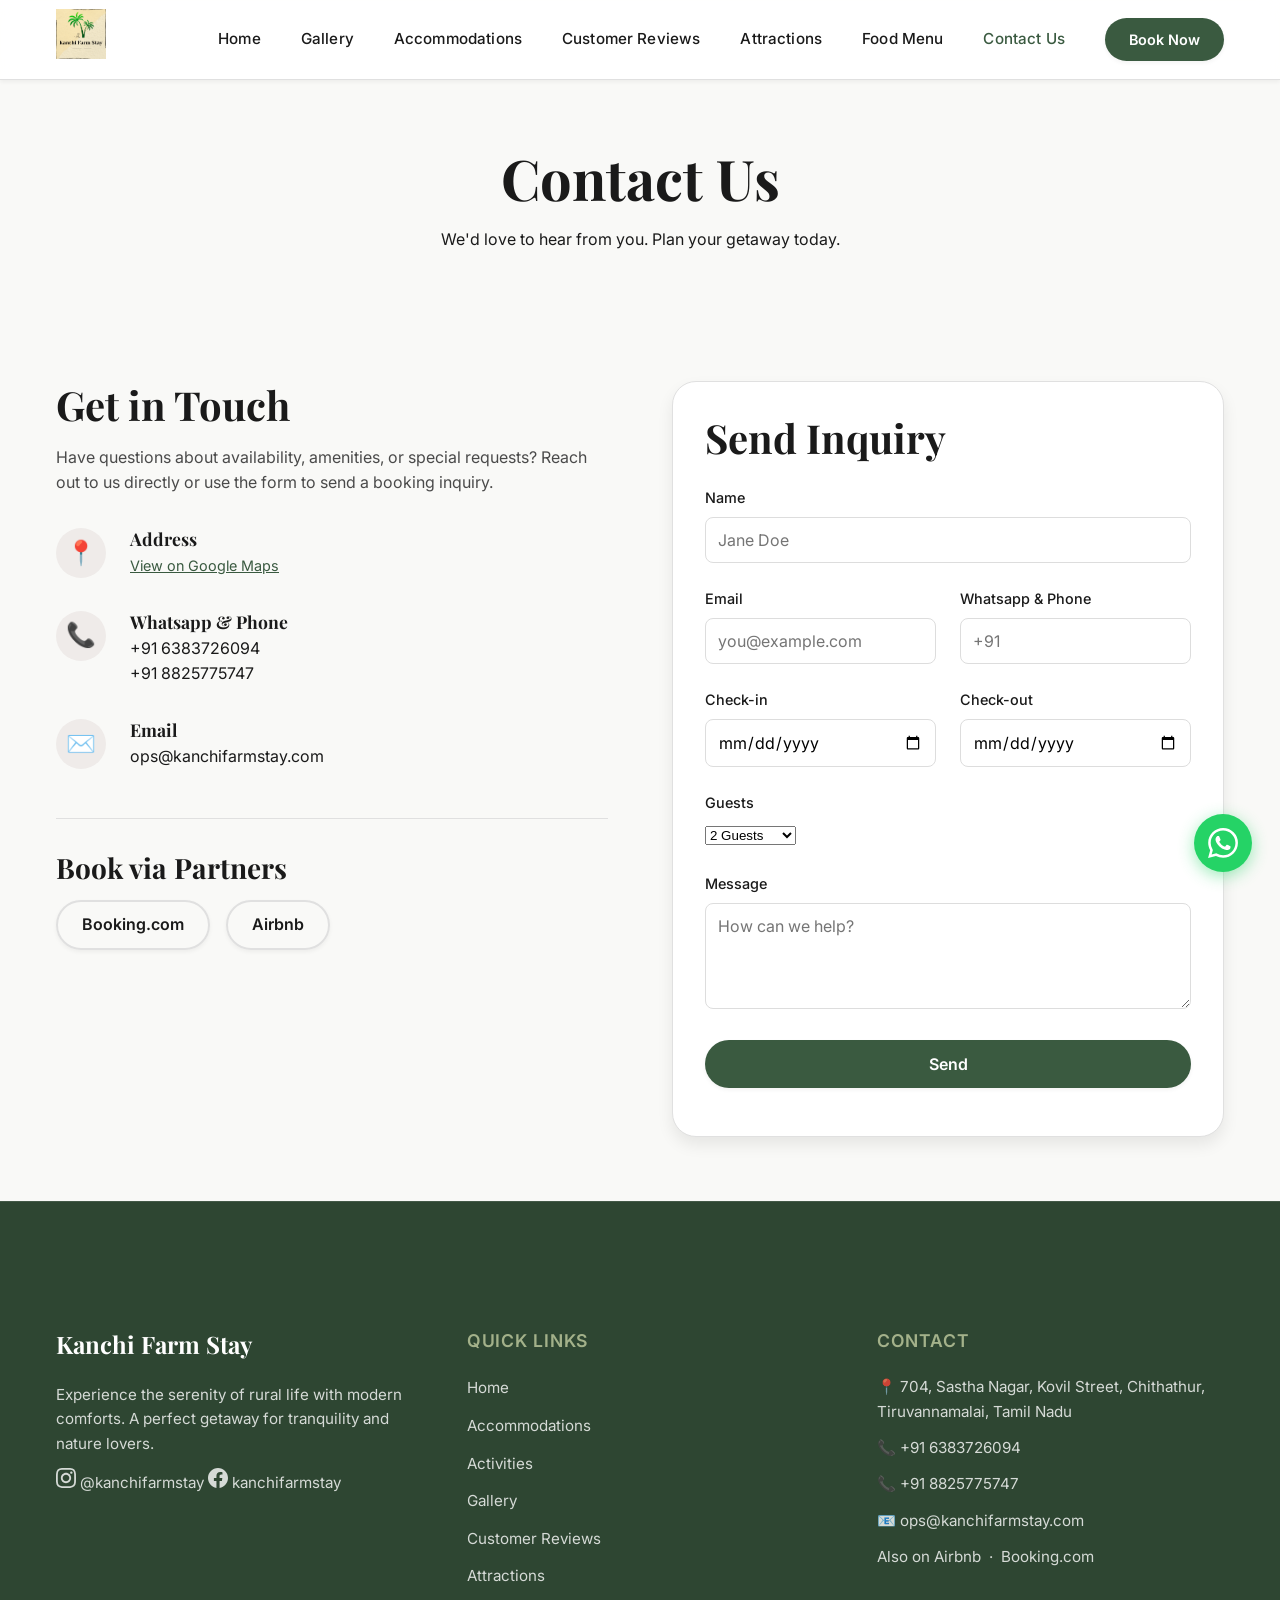
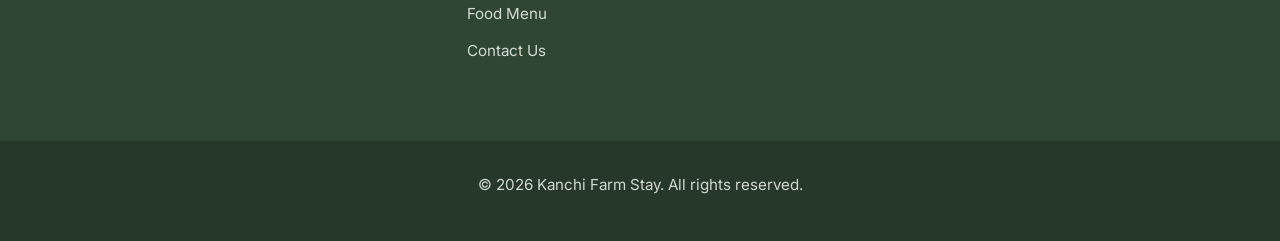
<file: contact.html>
<!DOCTYPE html>
<html lang="en">

<head>
    <meta charset="UTF-8">
    <meta name="viewport" content="width=device-width, initial-scale=1.0">
    <title>Contact Us | Kanchi Farm Stay</title>
    <meta name="description" content="Contact Kanchi Farm Stay for bookings, availability and inquiries. Reach us by phone, WhatsApp or email. Located near Kanchipuram, Tamil Nadu.">
    <link rel="canonical" href="https://kanchifarmstay.com/contact.html">
    <!-- Open Graph -->
    <meta property="og:type"        content="website">
    <meta property="og:site_name"   content="Kanchi Farm Stay">
    <meta property="og:title"       content="Contact Us | Kanchi Farm Stay">
    <meta property="og:description" content="Contact Kanchi Farm Stay for bookings, availability and inquiries. Reach us by phone, WhatsApp or email.">
    <meta property="og:url"         content="https://kanchifarmstay.com/contact.html">
    <meta property="og:image"       content="https://kanchifarmstay.com/assets/images/farm-hero.jpg">
    <!-- Twitter Card -->
    <meta name="twitter:card"        content="summary_large_image">
    <meta name="twitter:title"       content="Contact | Kanchi Farm Stay">
    <meta name="twitter:description" content="Get in touch with Kanchi Farm Stay for bookings and inquiries. Call, WhatsApp or email us.">
    <meta name="twitter:image"       content="https://kanchifarmstay.com/assets/images/farm-hero.jpg">
    <link rel="icon" type="image/svg+xml" href="assets/images/favicon.ico">
    <link rel="stylesheet" href="style.css">
</head>

<body>

    <!-- Navbar Placeholder -->
    <div id="navbar-placeholder"></div>

    <div class="contact-page">
        <section class="section bg-light text-center">
            <div class="container">
                <h1>Contact Us</h1>
                <p>We'd love to hear from you. Plan your getaway today.</p>
            </div>
        </section>

        <section class="section">
            <div class="container">
                <div class="contact-grid">

                    <!-- Contact Info Side -->
                    <div class="contact-info">
                        <h2>Get in Touch</h2>
                        <p class="contact-intro">
                            Have questions about availability, amenities, or special requests?
                            Reach out to us directly or use the form to send a booking inquiry.
                        </p>

                        <div class="info-item">
                            <div class="icon">📍</div>
                            <div>
                                <h3>Address</h3>
                                <a href="https://maps.app.goo.gl/cV2gsfgTa6bsDpaW9" target="_blank"
                                    rel="noopener noreferrer" class="map-link">View on Google Maps</a>
                            </div>
                        </div>

                        <div class="info-item">
                            <div class="icon">📞</div>
                            <div>
                                <h3>Whatsapp & Phone</h3>
                                <p>
                                    <a href="tel:+916383726094">+91 6383726094</a><br>
                                    <a href="tel:+918825775747">+91 8825775747</a>
                                </p>
                            </div>
                        </div>

                        <div class="info-item">
                            <div class="icon">✉️</div>
                            <div>
                                <h3>Email</h3>
                                <p><a href="mailto:ops@kanchifarmstay.com">ops@kanchifarmstay.com</a></p>
                            </div>
                        </div>

                        <div class="external-booking">
                            <h3>Book via Partners</h3>
                            <div class="partner-buttons">
                                <a href="https://www.booking.com/hotel/in/kanchi-farm-stay.en-gb.html" target="_blank"
                                    rel="noopener noreferrer" class="btn btn-outline-partner">Booking.com</a>
                                <a href="https://airbnb.co.in/h/kanchifarmstay" target="_blank" rel="noopener noreferrer" class="btn btn-outline-partner">Airbnb</a>
                            </div>
                        </div>
                    </div>

                    <!-- Inquiry Form Side -->
                    <div class="contact-form-container">
                        <!-- Booking Form Copy -->
                        <form class="w2p-form form-card" data-web2phone="form"
                            data-public-key="ygkAN8tl7U7WjuxLQLjhFTJX"
                            data-endpoint="https://web2phone.co.uk/api/v1/submit/"
                            style="padding: 2rem; background: white; border-radius: var(--radius-lg); box-shadow: var(--shadow-md);">
                            <h2 style="margin-bottom:1.5rem;">Send Inquiry</h2>

                            <div class="form-group">
                                <label for="your_name">Name</label>
                                <input name="your_name" type="text" id="your_name" placeholder="Jane Doe" required
                                    class="form-input">
                            </div>

                            <div class="form-row">
                                <div class="form-group">
                                    <label for="email">Email</label>
                                    <input name="email" type="email" id="email" placeholder="you@example.com" required
                                        class="form-input">
                                </div>
                                <div class="form-group">
                                    <label for="phone">Whatsapp & Phone</label>
                                    <input name="phone" type="tel" id="phone_contact" placeholder="+91" required
                                        class="form-input">
                                </div>
                            </div>

                            <div class="form-row">
                                <div class="form-group">
                                    <label for="checkin">Check-in</label>
                                    <input type="date" name="field" id="checkin_contact" required class="form-input">
                                </div>
                                <div class="form-group">
                                    <label for="checkout">Check-out</label>
                                    <input type="date" name="field_3" id="checkout_contact" required class="form-input">
                                </div>
                            </div>

                            <div class="form-group">
                                <label for="guests">Guests</label>
                                <select name="field_2" id="guests_contact" class="form-input">
                                    <option value="1">1 Guest</option>
                                    <option value="2" selected>2 Guests</option>
                                    <option value="3">3 Guests</option>
                                    <option value="4">4 Guests</option>
                                    <option value="5">5 Guests</option>
                                    <option value="6">6 Guests</option>
                                    <option value="7">7 Guests</option>
                                    <option value="8">8 Guests</option>
                                    <option value="9">9 Guests</option>
                                    <option value="10+">10+ Guests</option>
                                </select>
                            </div>

                            <div class="form-group">
                                <label for="message">Message</label>
                                <textarea name="message" id="message_contact" rows="4" placeholder="How can we help?"
                                    required class="form-textarea"></textarea>
                            </div>

                            <button type="submit" class="btn btn-block">Send</button>
                            <p data-w2p-output class="w2p-output" aria-live="polite"
                                style="margin-top: 1rem; font-weight: 500;"></p>
                        </form>
                    </div>

                </div>
            </div>
        </section>
    </div>

    <!-- Footer Placeholder -->
    <div id="footer-placeholder"></div>

    <!-- Scripts -->
    <script src="script.js?v=5"></script>
    <script src="https://web2phone.co.uk/static/formsapp/js/embed.js?v=5" async></script>

    <!-- Structured Data: ContactPage -->
    <script type="application/ld+json">
    {
      "@context": "https://schema.org",
      "@type": "ContactPage",
      "name": "Contact Kanchi Farm Stay",
      "url": "https://kanchifarmstay.com/contact.html",
      "mainEntity": {
        "@type": "LodgingBusiness",
        "name": "Kanchi Farm Stay",
        "telephone": "+916383726094",
        "email": "ops@kanchifarmstay.com",
        "address": {
          "@type": "PostalAddress",
          "streetAddress": "704, Sastha Nagar, Kovil Street, Chithathur",
          "addressLocality": "Tiruvannamalai",
          "addressRegion": "Tamil Nadu",
          "postalCode": "606601",
          "addressCountry": "IN"
        },
        "openingHoursSpecification": {
          "@type": "OpeningHoursSpecification",
          "dayOfWeek": ["Monday","Tuesday","Wednesday","Thursday","Friday","Saturday","Sunday"],
          "opens": "08:00",
          "closes": "21:00"
        }
      }
    }
    </script>
</body>

</html>
</file>
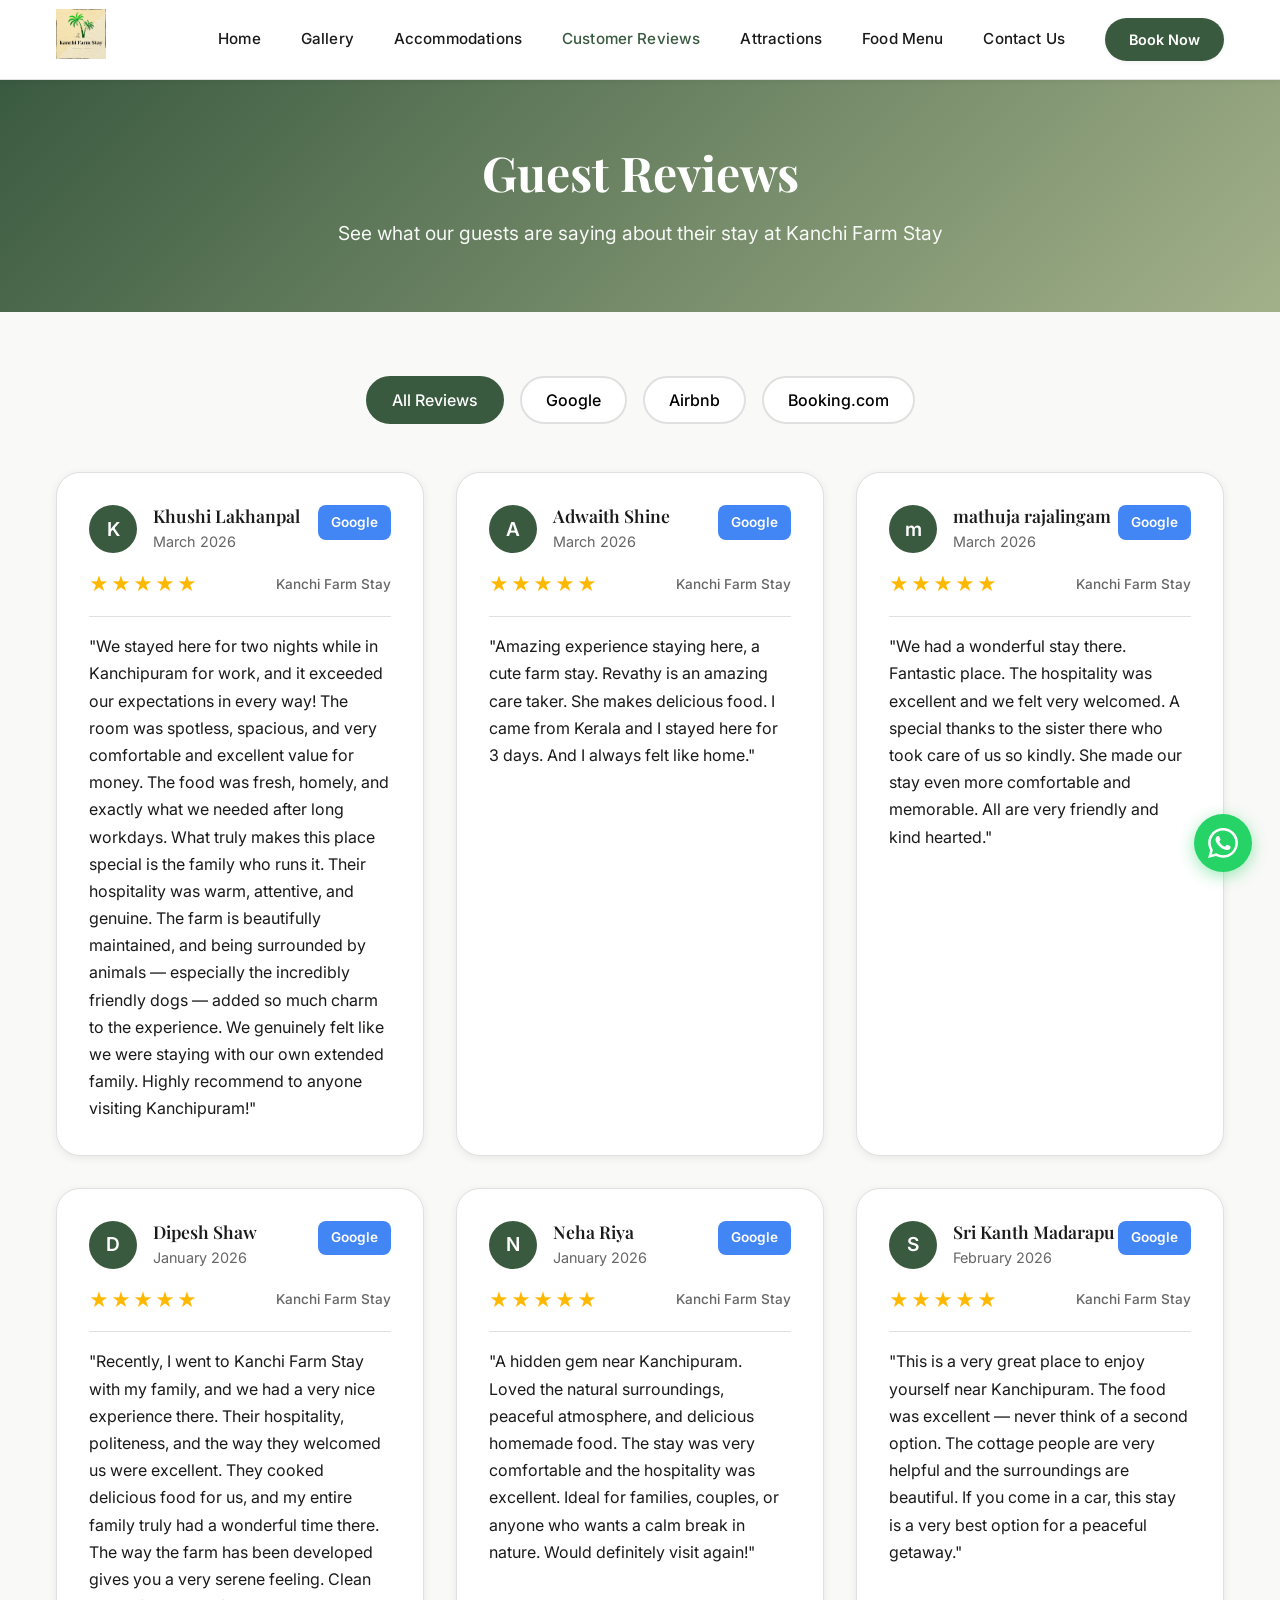
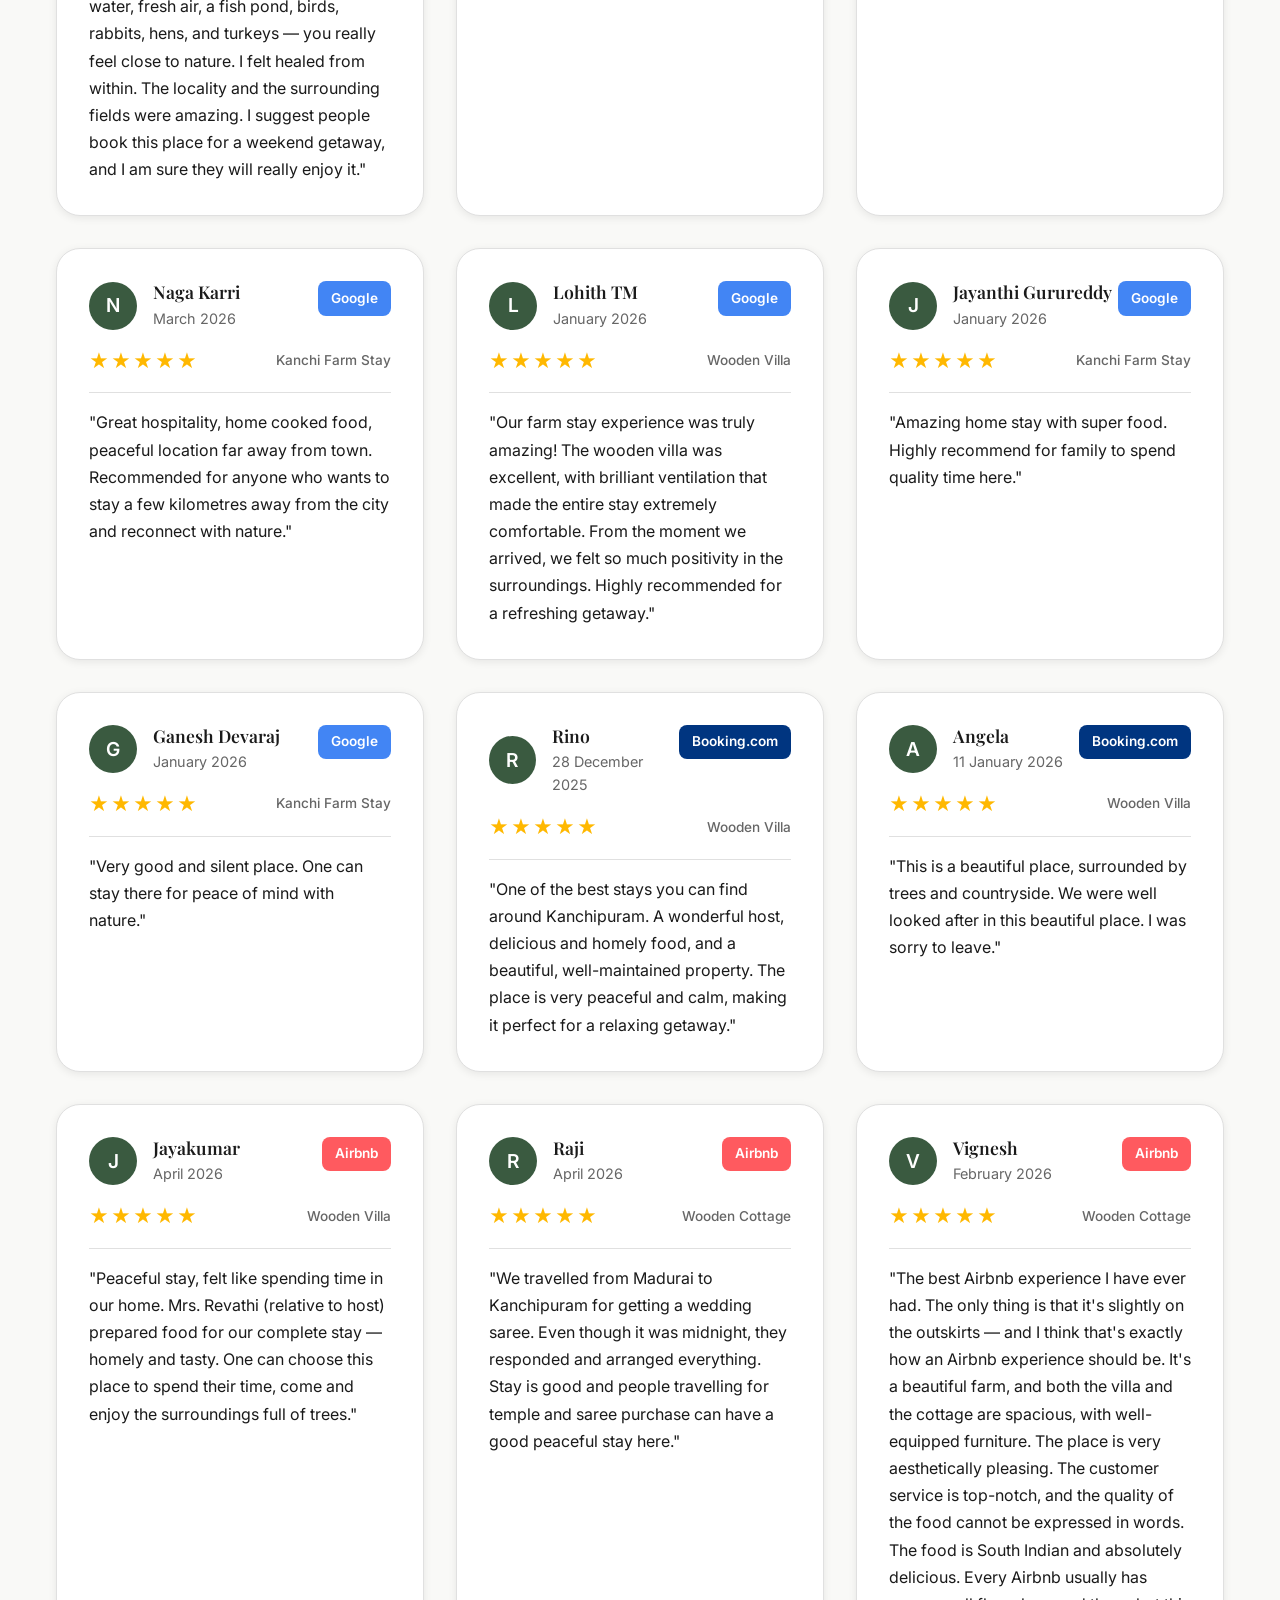
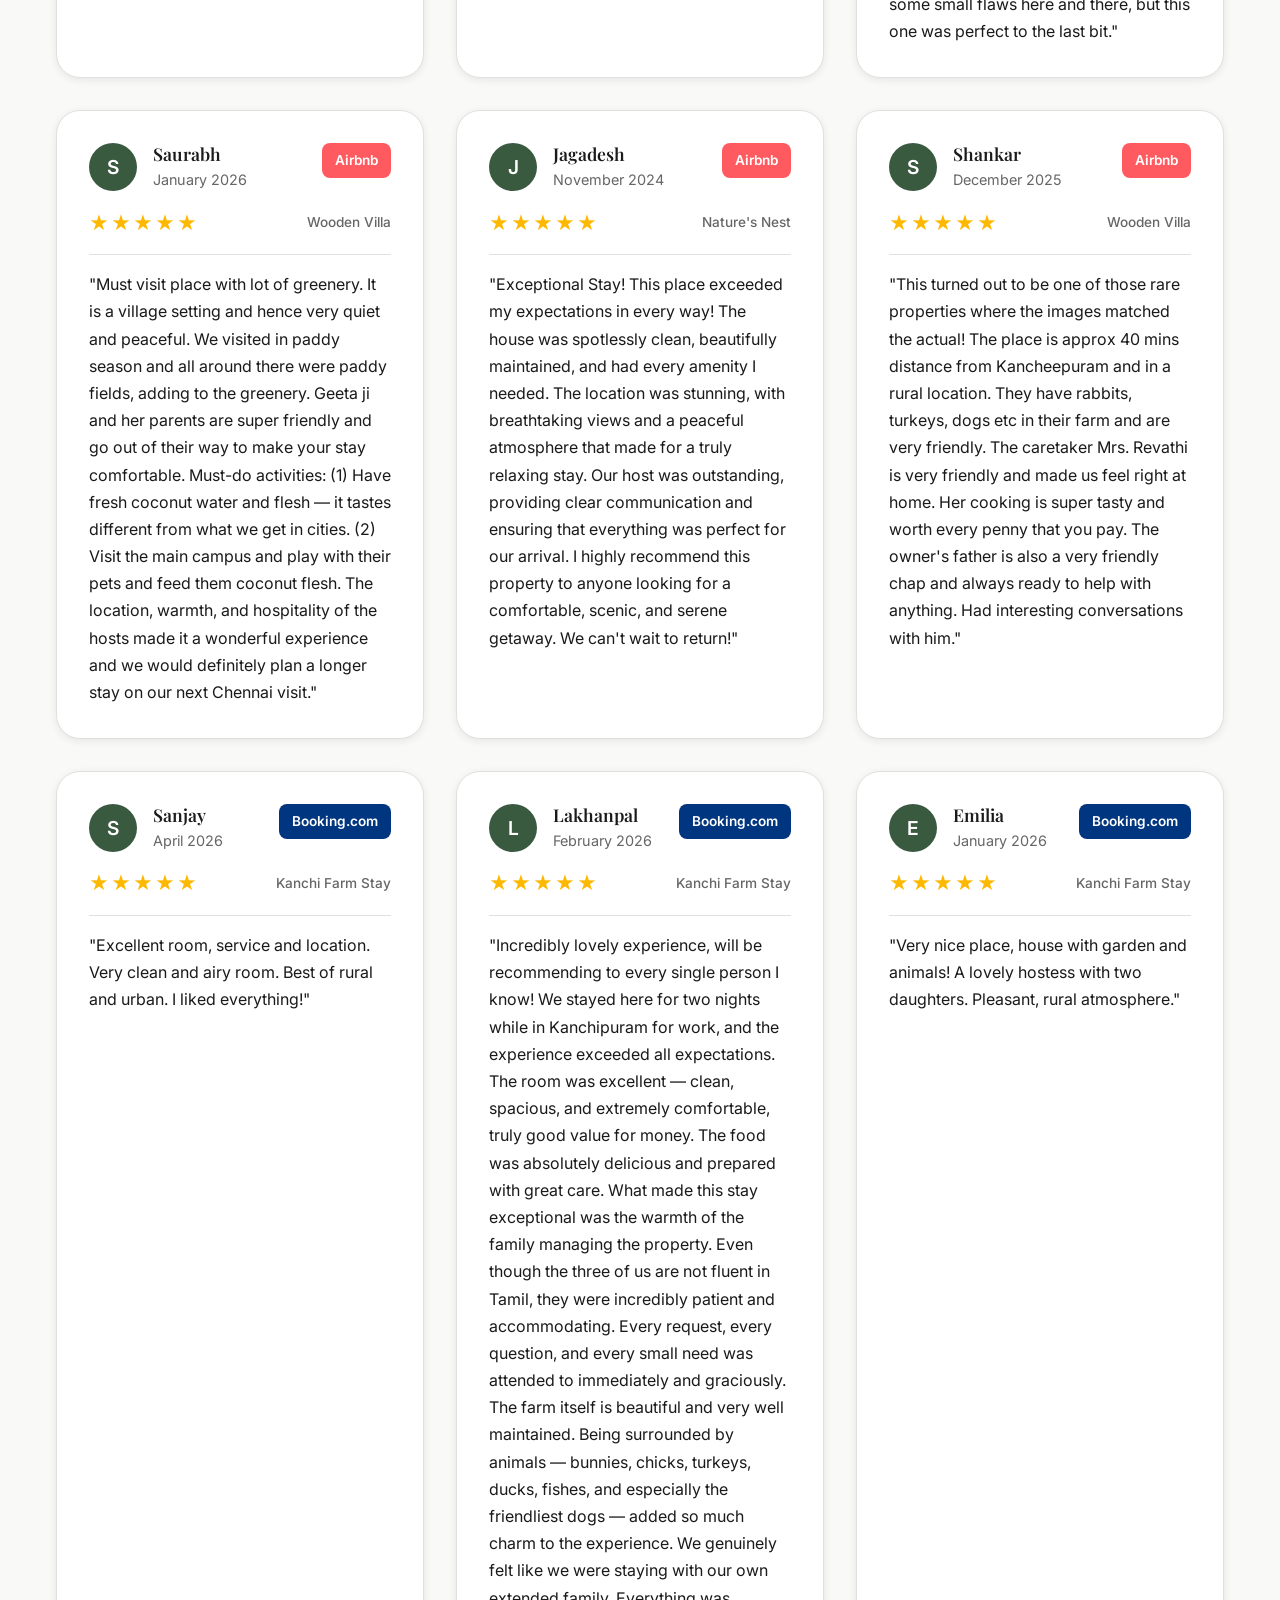
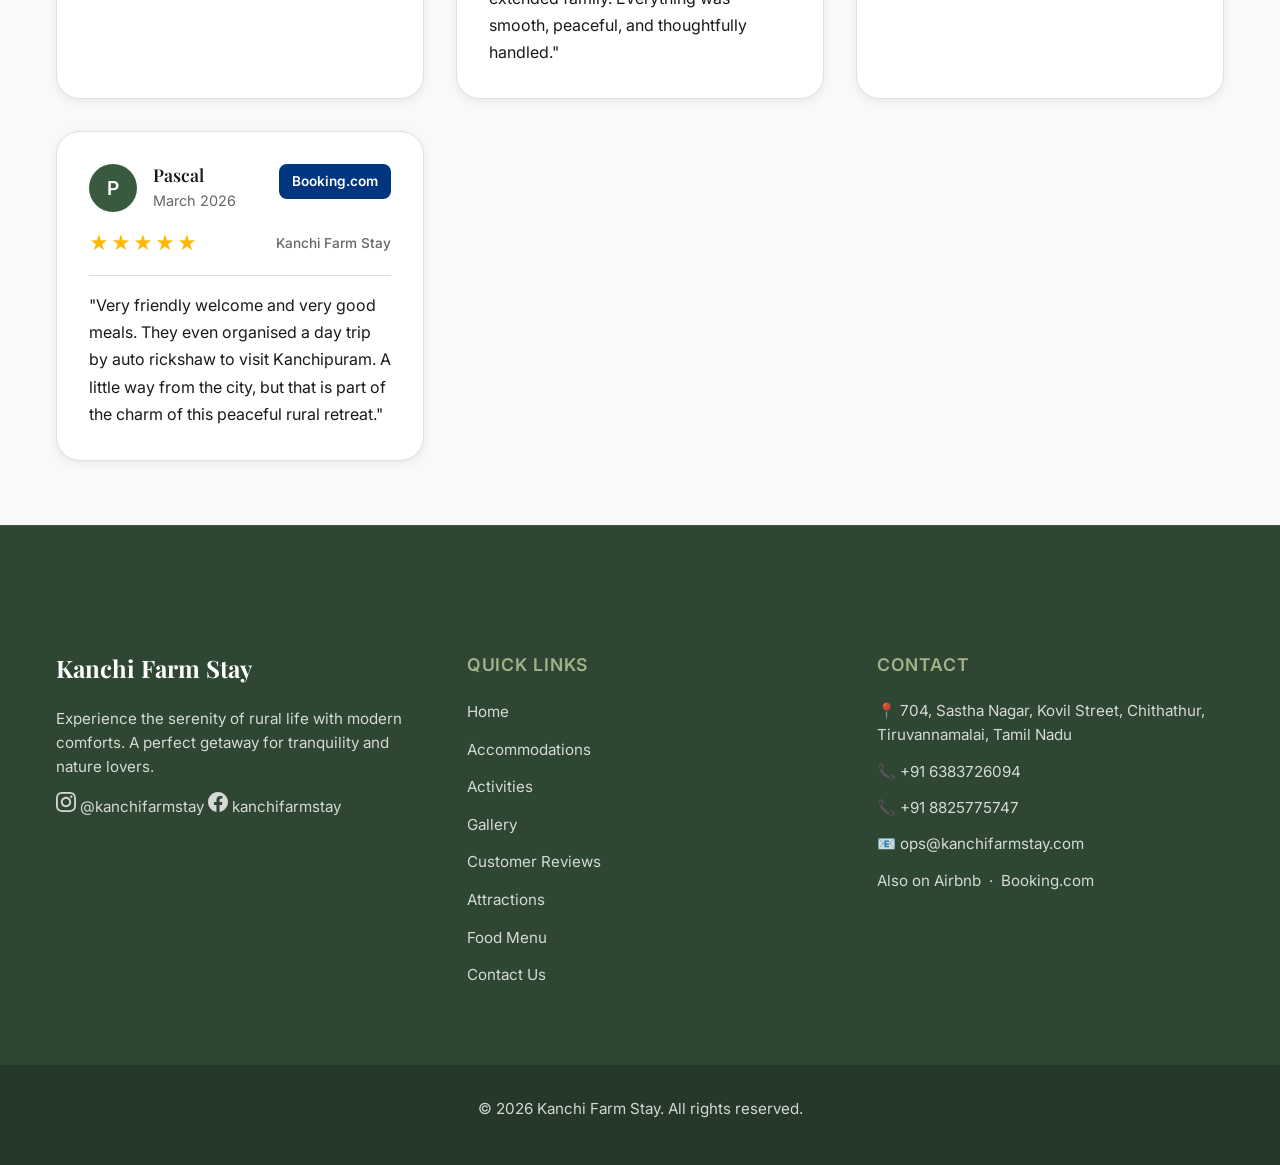
<file: reviews.html>
<!DOCTYPE html>
<html lang="en">

<head>
    <meta charset="UTF-8">
    <meta name="viewport" content="width=device-width, initial-scale=1.0">
    <title>Guest Reviews | Kanchi Farm Stay</title>
    <meta name="description" content="Read genuine guest reviews of Kanchi Farm Stay from Google, Airbnb and Booking.com. See why guests love our farm retreat near Kanchipuram.">
    <link rel="canonical" href="https://kanchifarmstay.com/reviews.html">
    <!-- Open Graph -->
    <meta property="og:type"        content="website">
    <meta property="og:site_name"   content="Kanchi Farm Stay">
    <meta property="og:title"       content="Guest Reviews | Kanchi Farm Stay">
    <meta property="og:description" content="Read genuine guest reviews of Kanchi Farm Stay from Google, Airbnb and Booking.com. Rated 4.9/5 by over 47 guests.">
    <meta property="og:url"         content="https://kanchifarmstay.com/reviews.html">
    <meta property="og:image"       content="https://kanchifarmstay.com/assets/images/farm-hero.jpg">
    <!-- Twitter Card -->
    <meta name="twitter:card"        content="summary_large_image">
    <meta name="twitter:title"       content="Guest Reviews | Kanchi Farm Stay — Rated 4.9/5">
    <meta name="twitter:description" content="See why guests love Kanchi Farm Stay. Read reviews from Google, Airbnb and Booking.com.">
    <meta name="twitter:image"       content="https://kanchifarmstay.com/assets/images/farm-hero.jpg">
    <link rel="icon" type="image/svg+xml" href="assets/images/favicon.ico">
    <link rel="stylesheet" href="style.css">
</head>

<body>

    <!-- Navbar Placeholder -->
    <div id="navbar-placeholder"></div>

    <div class="reviews-page">
        <section class="reviews-header">
            <div class="container">
                <h1>Guest Reviews</h1>
                <p>See what our guests are saying about their stay at Kanchi Farm Stay</p>
            </div>
        </section>

        <section class="section">
            <div class="container">
                <div class="filter-buttons">
                    <button class="filter-btn active" onclick="filterReviews('all')">All Reviews</button>
                    <button class="filter-btn" onclick="filterReviews('google')">Google</button>
                    <button class="filter-btn" onclick="filterReviews('airbnb')">Airbnb</button>
                    <button class="filter-btn" onclick="filterReviews('booking')">Booking.com</button>
                </div>

                <!-- Reviews grid -->
                <div id="reviews-grid" class="reviews-grid-page">
                    <!-- Injected by script -->
                </div>
            </div>
        </section>
    </div>

    <!-- Footer Placeholder -->
    <div id="footer-placeholder"></div>

    <!-- Scripts -->
    <script src="script.js?v=4"></script>

    <!-- Structured Data: AggregateRating for review page -->
    <script type="application/ld+json">
    {
      "@context": "https://schema.org",
      "@type": "LocalBusiness",
      "name": "Kanchi Farm Stay",
      "url": "https://kanchifarmstay.com",
      "aggregateRating": {
        "@type": "AggregateRating",
        "ratingValue": "4.9",
        "reviewCount": "47",
        "bestRating": "5",
        "worstRating": "1"
      },
      "review": [
        {
          "@type": "Review",
          "author": {"@type": "Person", "name": "Jayanthi Gurureddy"},
          "reviewRating": {"@type": "Rating", "ratingValue": "5", "bestRating": "5"},
          "reviewBody": "Amazing home stay with super food. Highly recommend for family to spend quality time here.",
          "publisher": {"@type": "Organization", "name": "Google"}
        },
        {
          "@type": "Review",
          "author": {"@type": "Person", "name": "Verified Guest"},
          "reviewRating": {"@type": "Rating", "ratingValue": "5", "bestRating": "5"},
          "reviewBody": "Wonderful experience at Kanchi Farm Stay. The rustic ambiance and farm-fresh food made our stay truly memorable.",
          "publisher": {"@type": "Organization", "name": "Airbnb"}
        }
      ]
    }
    </script>
</body>

</html>
</file>
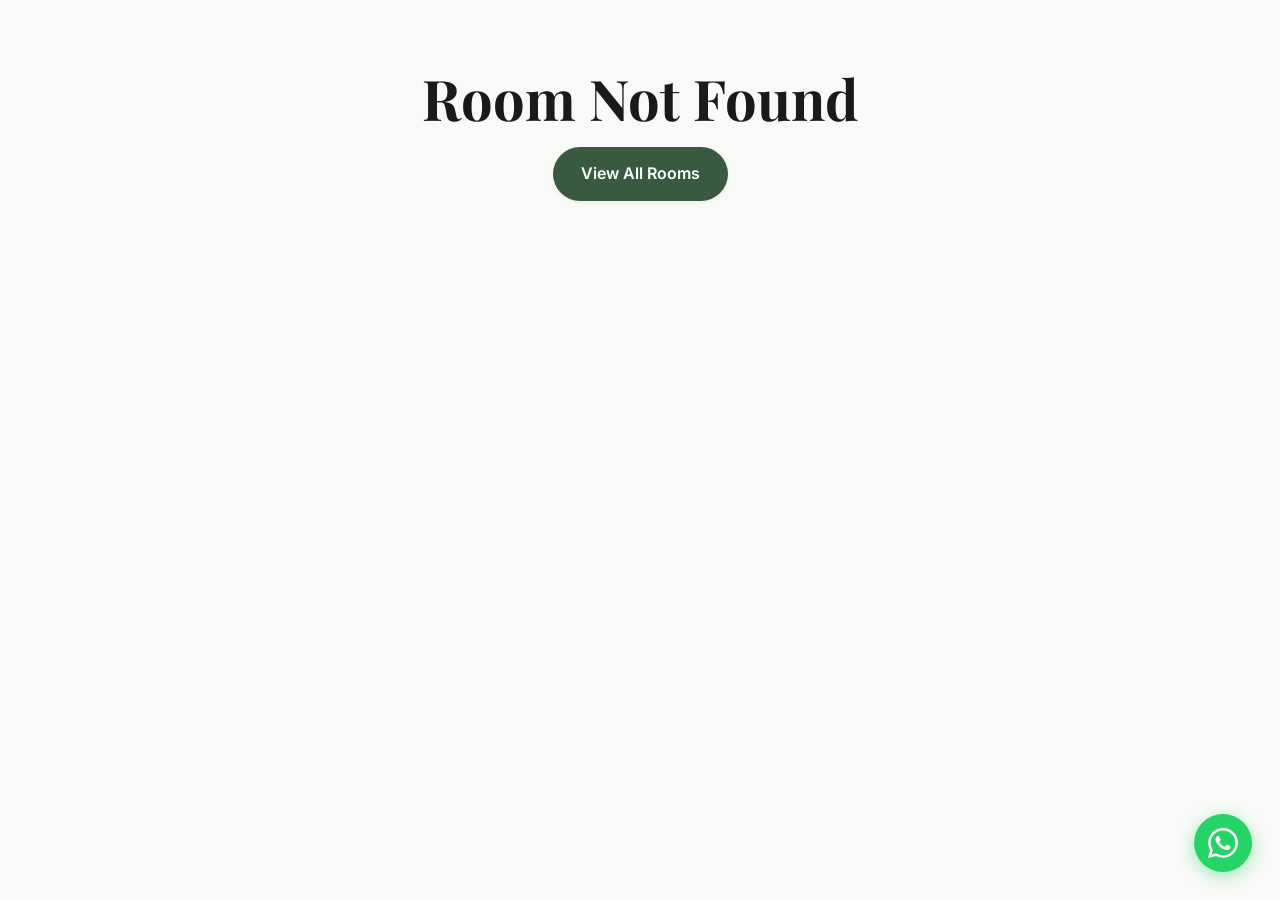
<file: room-details.html>
<!DOCTYPE html>
<html lang="en">

<head>
    <meta charset="UTF-8">
    <meta name="viewport" content="width=device-width, initial-scale=1.0">
    <title>Room Details | Kanchi Farm Stay</title>
    <meta name="description" content="View room details, amenities, availability and book your stay at Kanchi Farm Stay. Multiple booking options including direct payment, Airbnb and Booking.com.">
    <link rel="canonical" href="https://kanchifarmstay.com/room-details.html">
    <!-- Open Graph (static fallback — script.js injects room-specific values dynamically) -->
    <meta property="og:type"        content="website">
    <meta property="og:site_name"   content="Kanchi Farm Stay">
    <meta property="og:title"       content="Room Details | Kanchi Farm Stay">
    <meta property="og:description" content="View room details, amenities, availability and book your stay at Kanchi Farm Stay.">
    <meta property="og:url"         content="https://kanchifarmstay.com/room-details.html">
    <meta property="og:image"       content="https://kanchifarmstay.com/assets/images/farm-hero.jpg">
    <!-- Twitter Card -->
    <meta name="twitter:card"        content="summary_large_image">
    <meta name="twitter:title"       content="Room Details | Kanchi Farm Stay">
    <meta name="twitter:description" content="Book your room directly at Kanchi Farm Stay — best rates guaranteed.">
    <meta name="twitter:image"       content="https://kanchifarmstay.com/assets/images/farm-hero.jpg">
    <link rel="icon" type="image/svg+xml" href="assets/images/favicon.ico">
    <link rel="stylesheet" href="style.css">
</head>

<body>

    <!-- Navbar Placeholder -->
    <div id="navbar-placeholder"></div>

    <div class="room-details-page">
        <!-- Room Hero -->
        <div class="room-hero">
            <img id="room-hero-img" src="" alt="Room Hero" class="room-hero-img">
            <div class="room-hero-overlay">
                <div class="container">
                    <h1 id="room-title">Room Name</h1>
                </div>
            </div>
        </div>

        <section class="section">
            <div class="container">
                <div class="details-grid">
                    <!-- Left: Details -->
                    <div class="details-content">
                        <p id="room-full-desc" class="full-desc">
                            Description goes here...
                        </p>

                        <h3>Amenities</h3>
                        <ul id="room-amenities" class="amenities-list">
                            <!-- Injected by script -->
                        </ul>

                        <!-- Availability Calendar -->
                        <div id="availability-calendar" style="margin-top:2rem;"></div>

                        <div class="room-gallery">
                            <h3>Gallery</h3>
                            <div id="room-gallery-grid" class="gallery-grid">
                                <!-- Injected by script -->
                            </div>
                        </div>
                    </div>

                    <!-- Right: Booking Card -->
                    <div class="booking-sidebar">
                        <div class="booking-card">
                            <h3>Book Your Stay</h3>
                            <div id="room-price" class="price-tag">₹0 / night</div>

                            <div class="info-row">
                                <span>Capacity:</span>
                                <span id="room-capacity">2 Adults</span>
                            </div>
                            <div class="info-row">
                                <span>Size:</span>
                                <span id="room-size">300 sqft</span>
                            </div>

                            <div class="form-row date-pickers" style="display: flex; gap: 1rem; margin-top: 1rem;">
                                <div class="form-group" style="flex: 1;">
                                    <label for="room-checkin"
                                        style="font-size: 0.8rem; display: block; margin-bottom: 0.25rem;">Check-in</label>
                                    <input type="date" id="room-checkin" class="form-input"
                                        style="width: 100%; box-sizing: border-box;">
                                </div>
                                <div class="form-group" style="flex: 1;">
                                    <label for="room-checkout"
                                        style="font-size: 0.8rem; display: block; margin-bottom: 0.25rem;">Check-out</label>
                                    <input type="date" id="room-checkout" class="form-input"
                                        style="width: 100%; box-sizing: border-box;">
                                </div>
                            </div>

                            <div class="info-row total-price-row"
                                style="margin-top: 1rem; font-weight: bold; font-size: 1.2rem; border-top: 1px solid #eee; padding-top: 1rem;">
                                <span>Total Price:</span>
                                <span id="room-total-price">₹0</span>
                            </div>

                            <div class="guest-details-form"
                                style="margin-top: 1rem; border-top: 1px solid #eee; padding-top: 1rem;">
                                <div class="form-group" style="margin-bottom: 0.75rem;">
                                    <label for="guest-name"
                                        style="font-size: 0.8rem; display: block; margin-bottom: 0.25rem;">Full
                                        Name</label>
                                    <input type="text" id="guest-name" class="form-input" placeholder="e.g. Jane Doe"
                                        style="width: 100%; box-sizing: border-box;" required>
                                </div>
                                <div class="form-group" style="margin-bottom: 0.75rem;">
                                    <label for="guest-email"
                                        style="font-size: 0.8rem; display: block; margin-bottom: 0.25rem;">Email
                                        Address</label>
                                    <input type="email" id="guest-email" class="form-input"
                                        placeholder="e.g. you@example.com" style="width: 100%; box-sizing: border-box;"
                                        required>
                                </div>
                                <div class="form-group" style="margin-bottom: 0.75rem;">
                                    <label for="guest-phone"
                                        style="font-size: 0.8rem; display: block; margin-bottom: 0.25rem;">Phone
                                        Number</label>
                                    <input type="tel" id="guest-phone" class="form-input"
                                        placeholder="e.g. +91 9876543210" style="width: 100%; box-sizing: border-box;"
                                        required>
                                </div>
                            </div>

                            <!-- Availability error message -->
                            <div id="availability-message" style="display:none; background:#fdecea; color:#c62828; border:1px solid #f5c6cb; border-radius:8px; padding:0.6rem 0.9rem; font-size:0.85rem; margin-top:0.75rem;"></div>

                            <div style="display: flex; flex-direction: column; gap: 1rem; margin-top: 1rem;">
                                <button id="razorpay-btn" class="btn btn-block"
                                    style="background-color: #3395FF; color: white; border: none; cursor: pointer;">Pay
                                    with Razorpay</button>

                                <div class="text-center" style="margin: 0.5rem 0; color: #666; font-size: 0.9rem;">OR
                                </div>

                                <a id="airbnb-btn" href="#" target="_blank" rel="noopener noreferrer"
                                    class="btn btn-airbnb btn-block">Book on Airbnb</a>
                                <a id="booking-btn" href="#" target="_blank" rel="noopener noreferrer"
                                    class="btn btn-booking btn-block">Book on Booking.com</a>
                                <div class="text-center" style="margin: 0.5rem 0; color: #666; font-size: 0.9rem;">OR
                                </div>
                                <a href="contact.html" class="btn btn-block">Direct Inquiry</a>
                            </div>
                        </div>
                    </div>
                </div>
            </div>
        </section>
    </div>

    <!-- Footer Placeholder -->
    <div id="footer-placeholder"></div>

    <!-- Scripts -->
    <script src="https://checkout.razorpay.com/v1/checkout.js"></script>
    <script src="script.js?v=5"></script>
</body>

</html>
</file>
<file: style.css>
@import url('https://fonts.googleapis.com/css2?family=Inter:wght@300;400;500;600&family=Playfair+Display:ital,wght@0,400;0,600;0,700;1,400&display=swap');

:root {
  /* Rural Bliss - Rustic Elegant Palette */
  --color-primary: #3A5A40;
  /* Forest Green */
  --color-secondary: #A3B18A;
  /* Sage Green */
  --color-accent: #EF5350;
  /* Coral/Salmon (Airbnb) */
  --color-accent-blue: #003580;
  /* Booking.com Blue */

  --color-background: #F9F9F7;
  /* Warm Cream/Off-White */
  --color-surface: #FFFFFF;
  /* Pure White */
  --color-surface-translucent: rgba(255, 255, 255, 0.9);

  --color-text: #1A1A1A;
  /* Almost Black */
  --color-text-light: #4A4A4A;
  /* Dark Grey */
  --color-text-lighter: #666666;
  /* Light Grey */

  --color-border: #E0E0E0;
  /* Light Border */

  /* Typography */
  --font-heading: 'Playfair Display', serif;
  --font-body: 'Inter', sans-serif;

  /* Spacing */
  --spacing-xs: 0.5rem;
  /* 8px */
  --spacing-sm: 1rem;
  /* 16px */
  --spacing-md: 2rem;
  /* 32px */
  --spacing-lg: 4rem;
  /* 64px */
  --spacing-xl: 8rem;
  /* 128px */

  /* Border Radius - Rounded/Soft */
  --radius-sm: 8px;
  --radius-md: 16px;
  --radius-lg: 24px;
  --radius-full: 9999px;

  /* Shadows - Soft & Modern */
  --shadow-sm: 0 2px 4px rgba(0, 0, 0, 0.05);
  --shadow-md: 0 8px 16px rgba(0, 0, 0, 0.08);
  --shadow-lg: 0 16px 32px rgba(0, 0, 0, 0.1);
}

* {
  box-sizing: border-box;
  margin: 0;
  padding: 0;
}

body {
  font-family: var(--font-body);
  background-color: var(--color-background);
  color: var(--color-text);
  line-height: 1.6;
  -webkit-font-smoothing: antialiased;
}

h1,
h2,
h3,
h4,
h5,
h6 {
  font-family: var(--font-heading);
  color: var(--color-text);
  line-height: 1.2;
  margin-bottom: var(--spacing-sm);
  font-weight: 700;
}

h1 {
  font-size: 3.5rem;
}

h2 {
  font-size: 2.5rem;
}

h3 {
  font-size: 1.75rem;
}

a {
  color: inherit;
  text-decoration: none;
  transition: color 0.2s ease;
}

button {
  cursor: pointer;
  border: none;
  font-family: var(--font-body);
}

.container {
  max-width: 1200px;
  margin: 0 auto;
  padding: 0 var(--spacing-sm);
}

.section {
  padding: var(--spacing-lg) 0;
}

/* Button Styles */
.btn {
  display: inline-flex;
  align-items: center;
  justify-content: center;
  padding: 14px 28px;
  background-color: var(--color-primary);
  color: white;
  border-radius: var(--radius-full);
  font-weight: 600;
  font-size: 1rem;
  transition: all 0.2s ease;
  box-shadow: var(--shadow-sm);
}

.btn:hover {
  transform: translateY(-2px);
  box-shadow: var(--shadow-md);
  opacity: 0.95;
}

.btn-secondary {
  background-color: var(--color-surface);
  color: var(--color-text);
  border: 1px solid var(--color-border);
}

.btn-secondary:hover {
  background-color: #F5F5F5;
}

.btn-outline {
  background-color: transparent;
  border: 2px solid white;
  color: white;
}

.btn-outline:hover {
  background-color: white;
  color: var(--color-text);
}

/* Utilities */
.text-center {
  text-align: center;
}

.mb-sm {
  margin-bottom: var(--spacing-sm);
}

.mb-md {
  margin-bottom: var(--spacing-md);
}

.mb-lg {
  margin-bottom: var(--spacing-lg);
}

/* Navbar.css */
.navbar {
    background-color: var(--color-surface-translucent);
    backdrop-filter: blur(10px);
    -webkit-backdrop-filter: blur(10px);
    box-shadow: var(--shadow-sm);
    position: sticky;
    top: 0;
    z-index: 1000;
    height: 80px;
    display: flex;
    align-items: center;
    border-bottom: 1px solid var(--color-border);
}

.navbar-container {
    display: flex;
    justify-content: space-between;
    align-items: center;
    width: 100%;
}

.navbar-logo {
    font-family: var(--font-heading);
    font-size: 1.75rem;
    font-weight: 700;
    color: var(--color-primary);
    letter-spacing: -0.02em;
}

.logo-img {
    height: 50px;
    width: auto;
    object-fit: contain;
}

.navbar-links {
    display: flex;
    gap: 2.5rem;
    align-items: center;
}

.nav-link {
    font-family: var(--font-body);
    font-weight: 500;
    font-size: 0.95rem;
    color: var(--color-text);
    transition: color 0.2s;
    letter-spacing: 0.01em;
}

.nav-link:hover,
.nav-link.active {
    color: var(--color-primary);
}

.booking-btn {
    padding: 10px 24px;
    font-size: 0.9rem;
}

.navbar-toggle {
    display: none;
    flex-direction: column;
    cursor: pointer;
    gap: 6px;
}

.bar {
    width: 24px;
    height: 2px;
    background-color: var(--color-text);
    border-radius: 2px;
    transition: all 0.3s ease;
}

@media (max-width: 768px) {
    .navbar-links {
        position: absolute;
        top: 80px;
        left: 0;
        right: 0;
        background-color: var(--color-surface);
        flex-direction: column;
        padding: 2rem;
        gap: 1.5rem;
        box-shadow: var(--shadow-lg);
        transform: translateY(-150%);
        transition: transform 0.3s cubic-bezier(0.4, 0, 0.2, 1);
        border-bottom: 1px solid var(--color-border);
    }

    .navbar-links.active {
        transform: translateY(0);
    }

    .navbar-toggle {
        display: flex;
    }
}

/* Footer.css */
.footer {
    background-color: #2E4632;
    color: white;
    padding-top: var(--spacing-xl);
    border-top: 1px solid rgba(255, 255, 255, 0.1);
}

.footer-container {
    display: grid;
    grid-template-columns: repeat(auto-fit, minmax(250px, 1fr));
    gap: var(--spacing-lg);
    padding-bottom: var(--spacing-lg);
}

.footer h3 {
    color: white;
    font-size: 1.5rem;
    margin-bottom: 1.5rem;
    font-family: var(--font-heading);
}

.footer h4 {
    color: #A3B18A;
    font-size: 1.1rem;
    font-weight: 600;
    margin-bottom: 1.5rem;
    text-transform: uppercase;
    letter-spacing: 0.05em;
    font-family: var(--font-body);
}

.footer p {
    margin-bottom: 0.75rem;
    color: rgba(255, 255, 255, 0.8);
    font-size: 0.95rem;
    line-height: 1.6;
}

.footer ul {
    list-style: none;
}

.footer li {
    margin-bottom: 12px;
}

.footer a {
    color: rgba(255, 255, 255, 0.8);
    transition: color 0.2s;
    font-size: 0.95rem;
}

.footer a:hover {
    color: white;
}

.footer-bottom {
    background-color: #253829;
    padding: 2rem 0;
    text-align: center;
    font-size: 0.85rem;
    color: rgba(255, 255, 255, 0.6);
    border-top: 1px solid rgba(255, 255, 255, 0.05);
}

/* Home.css */
.hero-section {
    position: relative;
    height: 90vh;
    min-height: 600px;
    background-color: var(--color-primary);
    overflow: hidden;
    display: flex;
    align-items: center;
    justify-content: center;
    text-align: center;
    color: white;
}

.hero-video {
    position: absolute;
    top: 0;
    left: 0;
    width: 100%;
    height: 100%;
    object-fit: cover;
    z-index: 0;
}

.hero-overlay {
    position: absolute;
    top: 0;
    left: 0;
    width: 100%;
    height: 100%;
    background-color: rgba(0, 0, 0, 0.4);
    z-index: 1;
}

.hero-content {
    position: relative;
    z-index: 2;
    max-width: 900px;
    padding: 2rem;
}

.hero-content h1 {
    font-size: 4.5rem;
    margin-bottom: 2rem;
    color: white;
    font-weight: 700;
    letter-spacing: -0.02em;
    text-shadow: 0 4px 8px rgba(0, 0, 0, 0.2);
}

.hero-content p {
    font-size: 1.5rem;
    margin-bottom: 3rem;
    opacity: 0.95;
    font-weight: 300;
    max-width: 700px;
    margin-left: auto;
    margin-right: auto;
}

.hero-buttons {
    display: flex;
    gap: 1.5rem;
    justify-content: center;
    flex-wrap: wrap;
}

.btn-lg {
    padding: 16px 36px;
    font-size: 1.1rem;
    min-width: 180px;
}

.btn-airbnb {
    background-color: #FF5A5F;
    color: white;
    box-shadow: var(--shadow-sm);
    border-radius: var(--radius-full);
    display: inline-flex;
    align-items: center;
    justify-content: center;
    font-weight: 600;
    transition: all 0.2s;
}

.btn-airbnb:hover {
    background-color: #E0484D;
    transform: translateY(-2px);
    box-shadow: var(--shadow-md);
}

.btn-booking {
    background-color: #003580;
    color: white;
    box-shadow: var(--shadow-sm);
    border-radius: var(--radius-full);
    display: inline-flex;
    align-items: center;
    justify-content: center;
    font-weight: 600;
    transition: all 0.2s;
}

.btn-booking:hover {
    background-color: #002860;
    transform: translateY(-2px);
    box-shadow: var(--shadow-md);
}

.about-section {
    padding: 6rem 0;
    overflow-x: hidden;
}

.about-layout {
    display: flex;
    align-items: center;
    position: relative;
    max-width: 1100px;
    margin: 0 auto;
}

.about-image-wrapper {
    width: 60%;
    position: relative;
    z-index: 1;
}

.about-image-wrapper img {
    width: 100%;
    height: auto;
    border-radius: var(--radius-lg);
    box-shadow: var(--shadow-lg);
    display: block;
    aspect-ratio: 4/5;
    object-fit: cover;
}

.image-accent-border {
    position: absolute;
    top: -20px;
    left: -20px;
    width: 100%;
    height: 100%;
    border: 2px solid var(--color-secondary);
    border-radius: var(--radius-lg);
    z-index: -1;
    opacity: 0.6;
}

.about-content-card {
    width: 50%;
    background-color: var(--color-surface);
    padding: 3.5rem;
    border-radius: var(--radius-lg);
    box-shadow: 0 20px 40px rgba(0, 0, 0, 0.08);
    margin-left: -10%;
    position: relative;
    z-index: 2;
}

.overline {
    display: block;
    font-size: 0.85rem;
    text-transform: uppercase;
    letter-spacing: 0.15em;
    font-weight: 600;
    color: var(--color-secondary);
    margin-bottom: 1rem;
}

.about-content-card h2 {
    font-size: 2.5rem;
    color: var(--color-primary);
    margin-bottom: 1.5rem;
    line-height: 1.2;
}

.about-content-card p {
    font-size: 1.1rem;
    color: var(--color-text-light);
    line-height: 1.8;
    margin-bottom: 1.5rem;
    font-weight: 300;
}

.about-stats-grid {
    display: flex;
    gap: 3rem;
    margin-top: 2.5rem;
    padding-top: 2rem;
    border-top: 1px solid rgba(0, 0, 0, 0.08);
}

.stat-item {
    display: flex;
    flex-direction: column;
}

.stat-number {
    font-family: var(--font-heading);
    font-size: 2rem;
    color: var(--color-primary);
    font-weight: 700;
    line-height: 1;
    margin-bottom: 0.5rem;
}

.stat-label {
    font-size: 0.85rem;
    color: var(--color-text-lighter);
    text-transform: uppercase;
    letter-spacing: 0.05em;
    font-weight: 500;
}

/* Home Features */
.features-section {
    background-color: var(--color-background);
    padding-top: 2rem;
}

.features-grid {
    display: grid;
    grid-template-columns: repeat(auto-fit, minmax(280px, 1fr));
    gap: 2.5rem;
    text-align: center;
}

.feature-card {
    background: white;
    padding: 3rem 2rem;
    border-radius: var(--radius-lg);
    box-shadow: var(--shadow-sm);
    transition: transform 0.3s ease, box-shadow 0.3s ease;
    border: 1px solid rgba(0, 0, 0, 0.03);
}

.feature-card:hover {
    transform: translateY(-8px);
    box-shadow: var(--shadow-md);
}

.feature-icon {
    font-size: 3.5rem;
    margin-bottom: 1.5rem;
    color: var(--color-primary);
}

/* Home Rooms Teaser */
.rooms-grid {
    display: grid;
    grid-template-columns: repeat(auto-fit, minmax(320px, 1fr));
    gap: 2.5rem;
}

.room-card-preview {
    background: white;
    border-radius: var(--radius-lg);
    overflow: hidden;
    box-shadow: var(--shadow-sm);
    transition: all 0.3s ease;
    border: 1px solid rgba(0, 0, 0, 0.03);
}

.room-card-preview:hover {
    transform: translateY(-5px);
    box-shadow: var(--shadow-md);
}

.room-preview-img {
    height: 240px;
    background-color: #ccc;
    position: relative;
}

.room-preview-img.color-1 { background-color: #B5C99A; }
.room-preview-img.color-2 { background-color: #97A97C; }
.room-preview-img.color-3 { background-color: #87986A; }

.room-image-container {
    height: 250px;
    width: 100%;
    overflow: hidden;
}

.room-image {
    width: 100%;
    height: 100%;
    object-fit: cover;
    transition: transform 0.5s ease;
}

.room-card-preview:hover .room-image {
    transform: scale(1.05);
}

.room-preview-content {
    padding: 2rem;
    text-align: center;
}

.room-preview-content h3 {
    margin-bottom: 0.5rem;
    color: var(--color-primary);
}

.btn-link {
    color: var(--color-primary);
    font-weight: 700;
    margin-top: 1.5rem;
    display: inline-block;
    border-bottom: 2px solid transparent;
    transition: border-color 0.2s;
}

.btn-link:hover {
    border-color: var(--color-primary);
}

/* Home Reviews */
.home-reviews-grid {
    display: grid;
    grid-template-columns: repeat(auto-fit, minmax(300px, 1fr));
    gap: 2rem;
    margin-top: 3rem;
}

.review-card-home {
    background: white;
    padding: 2rem;
    border-radius: var(--radius-lg);
    box-shadow: 0 2px 12px rgba(0, 0, 0, 0.08);
    border: 1px solid var(--color-border);
    transition: transform 0.3s, box-shadow 0.3s;
}

.review-card-home:hover {
    transform: translateY(-4px);
    box-shadow: 0 4px 20px rgba(0, 0, 0, 0.12);
}

.review-stars {
    color: #FFB800;
    font-size: 1.2rem;
    margin-bottom: 1rem;
    letter-spacing: 2px;
}

.review-text-home {
    color: var(--color-text);
    line-height: 1.7;
    font-size: 1rem;
    margin-bottom: 1.5rem;
    font-style: italic;
}

.review-author {
    display: flex;
    justify-content: space-between;
    align-items: center;
    padding-top: 1rem;
    border-top: 1px solid var(--color-border);
}

.review-author strong {
    color: var(--color-text);
    font-weight: 600;
}

.review-platform {
    font-size: 0.85rem;
    color: var(--color-text-lighter);
    font-weight: 500;
}

@media (max-width: 900px) {
    .about-layout {
        flex-direction: column;
    }

    .about-image-wrapper {
        width: 100%;
        margin-bottom: -2rem;
    }

    .about-image-wrapper img {
        aspect-ratio: 16/9;
    }

    .about-content-card {
        width: 90%;
        margin-left: 0;
        padding: 2rem;
    }

    .image-accent-border {
        display: none;
    }
}

@media (max-width: 768px) {
    .hero-content h1 {
        font-size: 2.5rem;
    }

    .hero-content p {
        font-size: 1.1rem;
    }

    .hero-buttons {
        flex-direction: column;
        align-items: stretch;
    }

    .feature-card {
        padding: 2rem;
    }
    
    .home-reviews-grid {
        grid-template-columns: 1fr;
    }
}

/* Accommodations.css */
.page-header {
    background-color: var(--color-primary);
    color: white;
    padding: 6rem 0 4rem;
    /* margin-top: 80px; removed sticky quirk */
}

.page-header h1 {
    color: white;
    font-size: 3.5rem;
    margin-bottom: 1rem;
}

.page-header p {
    font-size: 1.2rem;
    opacity: 0.9;
    font-weight: 300;
}

.rooms-grid-large {
    display: grid;
    gap: 4rem;
}

.room-card-large {
    display: grid;
    grid-template-columns: 1fr 1fr;
    gap: 3rem;
    align-items: center;
    background: white;
    border-radius: var(--radius-lg);
    overflow: hidden;
}

.room-card-large:nth-child(even) .room-img-wrapper {
    order: 2;
}

.room-img-wrapper {
    height: 400px;
    overflow: hidden;
    border-radius: var(--radius-lg);
}

.room-img-wrapper img {
    width: 100%;
    height: 100%;
    object-fit: cover;
    transition: transform 0.5s ease;
}

.room-card-large:hover .room-img-wrapper img {
    transform: scale(1.03);
}

.room-content {
    padding: 2rem;
}

.room-content h2 {
    font-size: 2.5rem;
    color: var(--color-primary);
    margin-bottom: 1rem;
}

.room-desc {
    font-size: 1.1rem;
    color: var(--color-text-light);
    margin-bottom: 1.5rem;
    line-height: 1.6;
}

.room-meta {
    display: flex;
    gap: 2rem;
    margin-bottom: 2rem;
    font-weight: 500;
    color: var(--color-text-light);
}

.btn-outline-dark {
    display: inline-block;
    padding: 12px 30px;
    background-color: transparent;
    border: 1px solid var(--color-primary);
    color: var(--color-primary);
    text-decoration: none;
    border-radius: var(--radius-full);
    font-weight: 600;
    transition: all 0.2s;
}

.btn-outline-dark:hover {
    background-color: var(--color-primary);
    color: white;
}

@media (max-width: 768px) {
    .page-header h1 {
        font-size: 2.5rem;
    }

    .room-card-large {
        grid-template-columns: 1fr;
        gap: 1rem;
    }

    .room-card-large:nth-child(even) .room-img-wrapper {
        order: 0;
    }

    .room-img-wrapper {
        height: 250px;
    }
}

/* RoomDetails.css */
.room-hero {
    height: 60vh;
    min-height: 400px;
    position: relative;
}

.room-hero-img {
    width: 100%;
    height: 100%;
    object-fit: contain;
    object-position: center;
    background: #000;
}

.room-hero-overlay {
    position: absolute;
    bottom: 0;
    left: 0;
    width: 100%;
    height: 100%;
    background: linear-gradient(to top, rgba(0, 0, 0, 0.8) 0%, rgba(0, 0, 0, 0) 50%);
    display: flex;
    align-items: flex-end;
    padding-bottom: 4rem;
}

.room-hero-overlay .container {
    width: 100%;
    text-align: center;
}

.room-hero-overlay h1 {
    color: #FFFFFF !important;
    font-size: 4rem;
    font-weight: 700;
    text-shadow: 1px 1px 4px rgba(0, 0, 0, 0.4);
    margin-bottom: 0;
    letter-spacing: 1px;
}

.details-grid {
    display: grid;
    grid-template-columns: 2fr 1fr;
    gap: 4rem;
}

.full-desc {
    font-size: 1.2rem;
    line-height: 1.8;
    color: var(--color-text);
    margin-bottom: 3rem;
    white-space: pre-line;
}

.amenities-list {
    display: grid;
    grid-template-columns: 1fr 1fr;
    gap: 1rem;
    list-style: none;
}

.amenities-list li {
    background: #f5f5f5;
    padding: 0.8rem 1.2rem;
    border-radius: var(--radius-sm);
    font-weight: 500;
    color: var(--color-primary);
}

.room-gallery {
    margin: 3rem 0;
}

.room-gallery h3 {
    margin-bottom: 1.5rem;
    color: var(--color-primary);
}

.gallery-grid {
    /* Using same class as gallery page but adjusted context */
    display: grid;
    grid-template-columns: repeat(auto-fit, minmax(200px, 1fr));
    gap: 1.5rem;
}

.booking-card {
    background: white;
    padding: 2rem;
    border-radius: var(--radius-lg);
    box-shadow: var(--shadow-md);
    border: 1px solid var(--color-border);
    position: sticky;
    top: 100px;
}

.price-tag {
    font-size: 1.5rem;
    font-family: var(--font-heading);
    color: var(--color-primary);
    font-weight: 700;
    margin: 1rem 0;
}

.info-row {
    display: flex;
    justify-content: space-between;
    margin-bottom: 2rem;
    font-weight: 500;
}

.btn-block {
    display: block;
    width: 100%;
    text-align: center;
}

@media (max-width: 900px) {
    .details-grid {
        grid-template-columns: 1fr;
        gap: 2rem;
    }
}

/* Gallery.css */
.gallery-grid-page {
    display: grid;
    grid-template-columns: repeat(auto-fill, minmax(300px, 1fr));
    gap: 1.5rem;
}

.gallery-item {
    position: relative;
    border-radius: var(--radius-md);
    overflow: hidden;
    aspect-ratio: 4/3;
    box-shadow: var(--shadow-sm);
    cursor: pointer;
}

.gallery-item img {
    width: 100%;
    height: 100%;
    object-fit: cover;
    transition: transform 0.5s ease;
}

.gallery-item:hover img {
    transform: scale(1.05);
}

.image-overlay {
    position: absolute;
    bottom: 0;
    left: 0;
    right: 0;
    background: linear-gradient(to top, rgba(0, 0, 0, 0.7), transparent);
    padding: 1.5rem;
    color: white;
    opacity: 0;
    transition: opacity 0.3s ease;
}

.gallery-item:hover .image-overlay {
    opacity: 1;
}

.image-overlay span {
    font-weight: 500;
    font-size: 1.1rem;
}

/* Reviews.css */
.reviews-page {
    /* padding-top: 80px; removed sticky quirk */
}

.reviews-header {
    background: linear-gradient(135deg, var(--color-primary) 0%, var(--color-secondary) 100%);
    padding: 4rem 0;
    text-align: center;
    color: white;
}

.reviews-header h1 {
    font-size: 3rem;
    margin-bottom: 1rem;
    color: white;
}

.reviews-header p {
    font-size: 1.2rem;
    opacity: 0.95;
}

.filter-buttons {
    display: flex;
    gap: 1rem;
    margin-bottom: 3rem;
    flex-wrap: wrap;
    justify-content: center;
}

.filter-btn {
    padding: 0.75rem 1.5rem;
    border: 2px solid var(--color-border);
    background: white;
    border-radius: var(--radius-full);
    font-weight: 500;
    cursor: pointer;
    transition: all 0.3s;
    font-size: 1rem;
}

.filter-btn:hover {
    border-color: var(--color-primary);
    color: var(--color-primary);
}

.filter-btn.active {
    background: var(--color-primary);
    color: white;
    border-color: var(--color-primary);
}

.reviews-grid-page {
    display: grid;
    grid-template-columns: repeat(auto-fill, minmax(350px, 1fr));
    gap: 2rem;
}

.review-card {
    background: white;
    padding: 2rem;
    border-radius: var(--radius-lg);
    box-shadow: 0 2px 8px rgba(0, 0, 0, 0.08);
    border: 1px solid var(--color-border);
    transition: transform 0.3s, box-shadow 0.3s;
}

.review-card:hover {
    transform: translateY(-4px);
    box-shadow: 0 4px 16px rgba(0, 0, 0, 0.12);
}

.review-header {
    display: flex;
    justify-content: space-between;
    align-items: flex-start;
    margin-bottom: 1rem;
}

.reviewer-info {
    display: flex;
    gap: 1rem;
    align-items: center;
}

.reviewer-avatar {
    width: 48px;
    height: 48px;
    border-radius: 50%;
    background: var(--color-primary);
    color: white;
    display: flex;
    align-items: center;
    justify-content: center;
    font-size: 1.2rem;
    font-weight: 600;
}

.reviewer-name {
    font-size: 1.1rem;
    font-weight: 600;
    color: var(--color-text);
    margin: 0;
}

.review-date {
    font-size: 0.9rem;
    color: var(--color-text-lighter);
    margin: 0.25rem 0 0 0;
}

.platform-badge {
    padding: 0.4rem 0.8rem;
    border-radius: var(--radius-sm);
    color: white;
    font-size: 0.85rem;
    font-weight: 600;
    white-space: nowrap;
}

.review-rating {
    display: flex;
    justify-content: space-between;
    align-items: center;
    margin-bottom: 1rem;
    padding-bottom: 1rem;
    border-bottom: 1px solid var(--color-border);
}

.stars {
    color: #FFB800;
    font-size: 1.2rem;
    letter-spacing: 2px;
}

.room-tag {
    font-size: 0.85rem;
    color: var(--color-text-lighter);
    font-weight: 500;
}

.review-text {
    color: var(--color-text);
    line-height: 1.7;
    font-size: 1rem;
}

.no-reviews {
    text-align: center;
    padding: 4rem 0;
    color: var(--color-text-lighter);
    font-size: 1.1rem;
}

@media (max-width: 768px) {
    .reviews-header h1 {
        font-size: 2rem;
    }

    .reviews-grid-page {
        grid-template-columns: 1fr;
    }

    .filter-buttons {
        flex-direction: column;
    }

    .filter-btn {
        width: 100%;
    }
}

/* Contact.css */
.contact-grid {
    display: grid;
    grid-template-columns: 1fr 1fr;
    gap: 4rem;
}

.contact-intro {
    margin-bottom: 2rem;
    color: var(--color-text-light);
}

.info-item {
    display: flex;
    gap: 1.5rem;
    margin-bottom: 2rem;
}

.info-item .icon {
    font-size: 1.5rem;
    background-color: #EFEBE9;
    width: 50px;
    height: 50px;
    display: flex;
    align-items: center;
    justify-content: center;
    border-radius: 50%;
    color: var(--color-primary);
}

.info-item h3 {
    font-size: 1.1rem;
    margin-bottom: 0.25rem;
}

.map-link {
    color: var(--color-primary);
    text-decoration: underline;
    font-size: 0.9rem;
}

.external-booking {
    margin-top: 3rem;
    padding-top: 2rem;
    border-top: 1px solid var(--color-border);
}

.partner-buttons {
    display: flex;
    gap: 1rem;
    margin-top: 1rem;
    flex-wrap: wrap;
}

.btn-outline-partner {
    border: 1px solid #ccc;
    padding: 10px 20px;
    border-radius: var(--radius-sm);
    color: var(--color-text);
    font-weight: 500;
}

.btn-outline-partner:hover {
    border-color: var(--color-primary);
    color: var(--color-primary);
}

.btn-outline-partner.disabled {
    opacity: 0.5;
    cursor: not-allowed;
}

/* Form Styles */
.form-card {
    background: white;
    padding: 2.5rem;
    border-radius: var(--radius-md);
    box-shadow: var(--shadow-md);
    border: 1px solid var(--color-border);
}

.form-group {
    margin-bottom: 1.5rem;
}

.form-row {
    display: grid;
    grid-template-columns: 1fr 1fr;
    gap: 1.5rem;
}

label {
    display: block;
    margin-bottom: 0.5rem;
    font-weight: 500;
    font-size: 0.9rem;
    color: var(--color-text);
}

input,
textarea {
    width: 100%;
    padding: 12px;
    border: 1px solid #ddd;
    border-radius: var(--radius-sm);
    font-family: inherit;
    font-size: 1rem;
    transition: border-color 0.2s;
}

input:focus,
textarea:focus {
    outline: none;
    border-color: var(--color-primary);
}

.success-message {
    text-align: center;
    padding: 2rem 0;
}

.success-message h3 {
    color: var(--color-primary);
    margin-bottom: 1rem;
}

@media (max-width: 768px) {
    .contact-grid {
        grid-template-columns: 1fr;
        gap: 3rem;
    }

    .form-row {
        grid-template-columns: 1fr;
        gap: 0;
    }
}
/* Lightbox */
.lightbox {
    position: fixed;
    top: 0;
    left: 0;
    width: 100%;
    height: 100%;
    background-color: rgba(0, 0, 0, 0.9);
    z-index: 2000;
    display: flex;
    justify-content: center;
    align-items: center;
    opacity: 0;
    pointer-events: none;
    transition: opacity 0.3s ease;
}

.lightbox.active {
    opacity: 1;
    pointer-events: auto;
}

.lightbox img {
    max-width: 90%;
    max-height: 90vh;
    border-radius: var(--radius-sm);
    box-shadow: var(--shadow-lg);
    transform: scale(0.9);
    transition: transform 0.3s ease;
}

.lightbox.active img {
    transform: scale(1);
}

.lightbox-close {
    position: absolute;
    top: 20px;
    right: 30px;
    color: white;
    font-size: 3rem;
    cursor: pointer;
    line-height: 1;
    transition: color 0.2s;
    font-family: sans-serif;
}

.lightbox-close:hover {
    color: var(--color-accent);
}

.lightbox-prev,
.lightbox-next {
    position: absolute;
    top: 50%;
    transform: translateY(-50%);
    color: white;
    font-size: 4rem;
    cursor: pointer;
    padding: 0 1rem;
    line-height: 1;
    font-family: sans-serif;
    user-select: none;
    transition: color 0.2s, transform 0.2s;
    z-index: 10;
}

.lightbox-prev {
    left: 10px;
}

.lightbox-next {
    right: 10px;
}

.lightbox-prev:hover,
.lightbox-next:hover {
    color: var(--color-secondary);
    transform: translateY(-50%) scale(1.1);
}

.lightbox-caption {
    position: absolute;
    bottom: 20px;
    left: 50%;
    transform: translateX(-50%);
    color: white;
    font-size: 1rem;
    font-weight: 500;
    text-align: center;
    background: rgba(0, 0, 0, 0.4);
    padding: 0.4rem 1.2rem;
    border-radius: 100px;
    white-space: nowrap;
    max-width: 80%;
    overflow: hidden;
    text-overflow: ellipsis;
}

.lightbox-counter {
    position: absolute;
    top: 20px;
    left: 50%;
    transform: translateX(-50%);
    color: rgba(255, 255, 255, 0.7);
    font-size: 0.9rem;
    font-family: var(--font-body);
}

/* Gallery Filters */
.gallery-filters {
    display: flex;
    gap: 0.75rem;
    flex-wrap: wrap;
    justify-content: center;
    margin-bottom: 2.5rem;
}

.gallery-filter-btn {
    padding: 0.5rem 1.4rem;
    border: 2px solid var(--color-primary);
    background: transparent;
    color: var(--color-primary);
    border-radius: 100px;
    font-size: 0.9rem;
    font-weight: 600;
    cursor: pointer;
    transition: background 0.2s, color 0.2s;
    font-family: var(--font-body);
}

.gallery-filter-btn:hover,
.gallery-filter-btn.active {
    background: var(--color-primary);
    color: white;
}

/* Activities Section */
.activities-section {
    background: var(--color-background);
}

.activities-grid {
    display: grid;
    grid-template-columns: repeat(auto-fill, minmax(280px, 1fr));
    gap: 1.5rem;
}

.activity-card {
    background: white;
    border-radius: var(--radius-lg);
    padding: 2rem 1.75rem;
    box-shadow: var(--shadow-sm);
    border: 1px solid var(--color-border);
    transition: transform 0.3s ease, box-shadow 0.3s ease;
}

.activity-card:hover {
    transform: translateY(-4px);
    box-shadow: var(--shadow-md);
}

.activity-icon {
    font-size: 2.5rem;
    margin-bottom: 1rem;
    line-height: 1;
}

.activity-card h3 {
    font-size: 1.2rem;
    color: var(--color-primary);
    margin-bottom: 0.75rem;
}

.activity-card p {
    color: var(--color-text-light);
    font-size: 0.95rem;
    line-height: 1.65;
    margin: 0;
}

/* ============================================================
   AVAILABILITY CALENDAR  (room-details page)
   ============================================================ */
.avail-cal-wrap {
    margin-top: 2rem;
    padding: 1.5rem;
    background: #fff;
    border-radius: 12px;
    border: 1px solid #e8e8e8;
}
.avail-cal-wrap h3 {
    font-size: 1.05rem;
    color: var(--color-primary);
    margin-bottom: 0.75rem;
}
.avail-legend {
    display: flex;
    align-items: center;
    gap: 0.35rem;
    font-size: 0.82rem;
    color: #555;
    margin-bottom: 1.25rem;
}
.avail-dot {
    display: inline-block;
    width: 12px;
    height: 12px;
    border-radius: 50%;
}
.avail-free    { background: #c8e6c9; }
.avail-blocked { background: #ef9a9a; }

.avail-month { margin-bottom: 1.5rem; }
.avail-month-title {
    font-weight: 600;
    font-size: 0.9rem;
    color: #333;
    margin-bottom: 0.5rem;
}
.avail-grid {
    display: grid;
    grid-template-columns: repeat(7, 1fr);
    gap: 3px;
}
.avail-day-hdr {
    text-align: center;
    font-size: 0.7rem;
    font-weight: 600;
    color: #888;
    padding: 0.25rem 0;
}
.avail-day {
    text-align: center;
    font-size: 0.78rem;
    padding: 0.35rem 0.1rem;
    border-radius: 4px;
}
.avail-free-day    { background: #e8f5e9; color: #2e7d32; }
.avail-blocked-day { background: #ffebee; color: #c62828; text-decoration: line-through; }
.avail-past        { color: #ccc; background: none; }

/* Smooth scroll */
html {
    scroll-behavior: smooth;
}

/* Floating WhatsApp Button */
.whatsapp-float {
    position: fixed;
    bottom: 28px;
    right: 28px;
    z-index: 1500;
    width: 58px;
    height: 58px;
    background-color: #25D366;
    border-radius: 50%;
    display: flex;
    align-items: center;
    justify-content: center;
    box-shadow: 0 4px 16px rgba(37, 211, 102, 0.45);
    transition: transform 0.2s ease, box-shadow 0.2s ease;
    text-decoration: none;
}

.whatsapp-float:hover {
    transform: scale(1.1);
    box-shadow: 0 6px 24px rgba(37, 211, 102, 0.6);
}

.whatsapp-float svg {
    width: 30px;
    height: 30px;
    fill: white;
}

/* Room Image Slider */
.room-hero {
    position: relative;
    height: 70vh;
    min-height: 450px;
    overflow: hidden;
    background: #1a1a1a;
}

.room-hero-slider {
    display: flex;
    height: 100%;
    transition: transform 0.5s ease;
}

.room-hero-slide {
    min-width: 100%;
    height: 100%;
    object-fit: cover;
    flex-shrink: 0;
}

.room-hero-overlay {
    position: absolute;
    bottom: 0;
    left: 0;
    right: 0;
    padding: 2.5rem 0 1.5rem;
    background: linear-gradient(to top, rgba(0,0,0,0.7), transparent);
    z-index: 2;
}

.room-hero-overlay h1 {
    color: white;
    text-shadow: 0 2px 6px rgba(0,0,0,0.3);
}

.slider-btn {
    position: absolute;
    top: 50%;
    transform: translateY(-50%);
    z-index: 3;
    background: rgba(255,255,255,0.2);
    backdrop-filter: blur(4px);
    border: none;
    color: white;
    font-size: 2rem;
    width: 48px;
    height: 48px;
    border-radius: 50%;
    cursor: pointer;
    transition: background 0.2s;
    display: flex;
    align-items: center;
    justify-content: center;
    line-height: 1;
}

.slider-btn:hover {
    background: rgba(255,255,255,0.4);
}

.slider-btn-prev { left: 16px; }
.slider-btn-next { right: 16px; }

.slider-dots {
    position: absolute;
    bottom: 72px;
    left: 50%;
    transform: translateX(-50%);
    display: flex;
    gap: 8px;
    z-index: 3;
}

.slider-dot {
    width: 8px;
    height: 8px;
    border-radius: 50%;
    background: rgba(255,255,255,0.5);
    cursor: pointer;
    border: none;
    padding: 0;
    transition: background 0.2s, transform 0.2s;
}

.slider-dot.active {
    background: white;
    transform: scale(1.3);
}

/* btn-outline-dark (used in accommodations) */
.btn-outline-dark {
    background: transparent;
    border: 2px solid var(--color-primary);
    color: var(--color-primary);
    border-radius: var(--radius-full);
    padding: 10px 24px;
    font-weight: 600;
    display: inline-flex;
    align-items: center;
    justify-content: center;
    transition: all 0.2s;
}

.btn-outline-dark:hover {
    background: var(--color-primary);
    color: white;
}

/* btn-outline-partner (contact page) */
.btn-outline-partner {
    background: transparent;
    border: 2px solid var(--color-border);
    color: var(--color-text);
    border-radius: var(--radius-full);
    padding: 10px 24px;
    font-weight: 600;
    display: inline-flex;
    align-items: center;
    transition: all 0.2s;
    font-family: var(--font-body);
}

.btn-outline-partner:hover {
    border-color: var(--color-primary);
    color: var(--color-primary);
}

.btn-outline-partner.disabled {
    opacity: 0.4;
    cursor: not-allowed;
}
</file>
